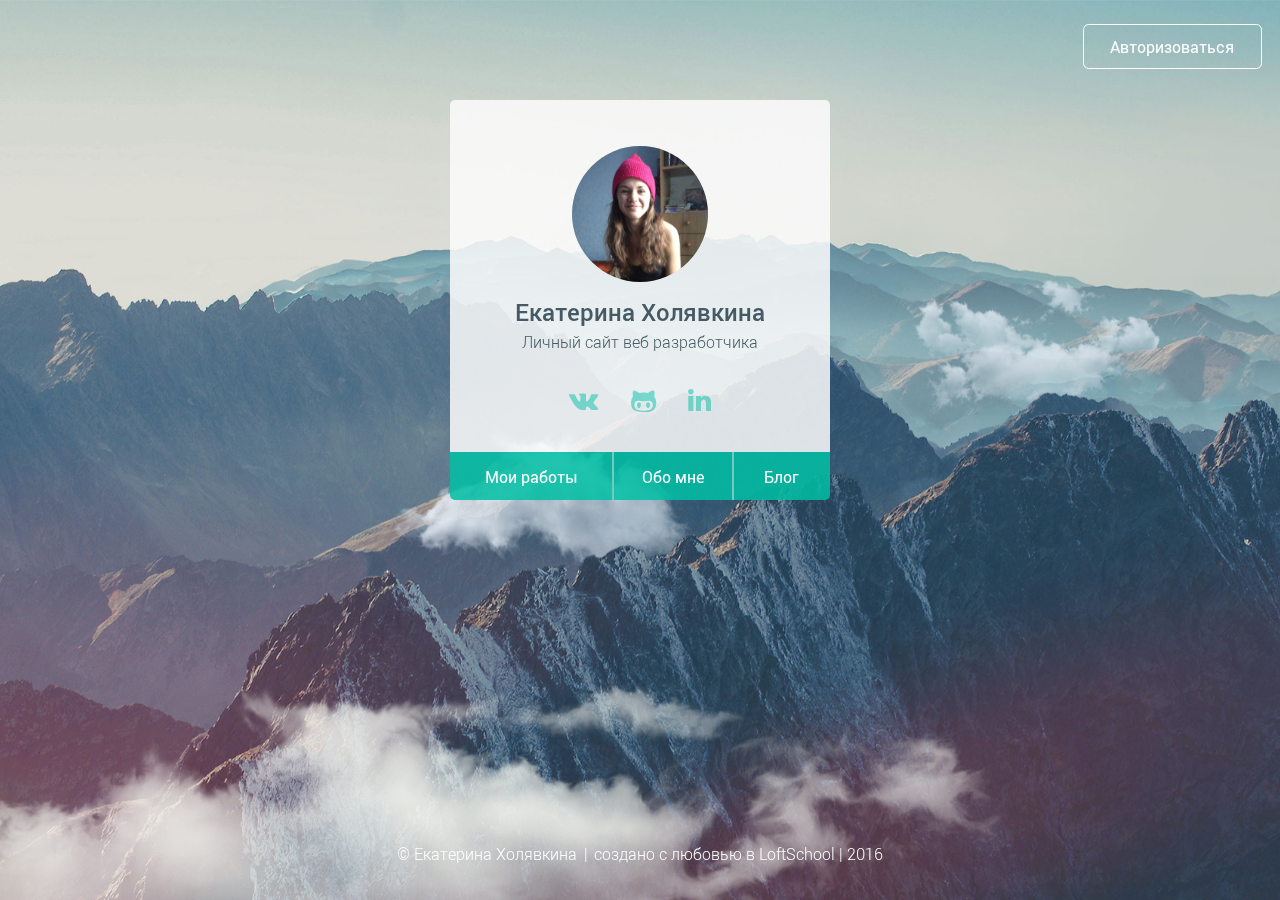
<file: index.html>
<!DOCTYPE html>
<html lang="ru-RU">
  <head>
    <meta charset="utf-8">
    <title>Портфолио Екатерины Холявкиной</title>
    <meta content="" name="author">
    <meta content="" name="description">
    <meta content="" name="keywords">
    <meta content="width=device-width, initial-scale=1" name="viewport">
    <meta content="ie=edge" http-equiv="x-ua-compatible">
    <link rel="icon" type="image/png" href="/assets/img/mount.png">
    <link rel="stylesheet" href="/assets/css/foundation.css">
    <link rel="stylesheet" href="/assets/css/app.css">
    <script src="/assets/js/foundation.js" defer></script>
    <script src="/assets/js/app.js" defer></script><!--[if lt IE 9]>
    <script src="http://cdnjs.cloudflare.com/ajax/libs/html5shiv/3.7.2/html5shiv.min.js"></script><![endif]-->
  </head>
  <body>
    <div class="preloader">
      <div class="preloader__percents-holder">
        <div class="preloader__image">
          <svg version="1.1" xmlns="http://www.w3.org/2000/svg" xmlns:xlink="http://www.w3.org/1999/xlink" x="0px" y="0px" width="144px" height="144px" viewbox="0 0 144 144" enable-background="new 0 0 144 144" xml:space="preserve" class="preloader__svg">
            <circle opacity="0.4" fill="none" stroke="#FFFFFF" stroke-width="4" stroke-miterlimit="10" enable-background="new    " cx="72" cy="71.999" r="70" class="preloader__circle1"></circle>
            <circle opacity="0.7" fill="none" stroke="#FFFFFF" stroke-width="3.8938" stroke-miterlimit="10" enable-background="new    " cx="72" cy="72" r="55" class="preloader__circle2"></circle>
            <circle opacity="0.9" fill="none" stroke="#FFFFFF" stroke-width="4" stroke-miterlimit="10" cx="72" cy="72" r="40" class="preloader__circle3"></circle>
            <div class="preloader__percents">0</div>
          </svg>
        </div>
      </div>
    </div>
    <!--[if lt IE 7]>
    <p class="browsehappy">Вы используете <strong>устаревший</strong> браузер. Пожалуйста <a href="http://browsehappy.com/">обновите его</a></p>
    <![endif]-->
    <div class="wrapper wrapper--welcome preloader__hidden">
      <div class="parallax">
        <div class="parallax__layer"><img src="/assets/img/parallax/layer_009.jpg" alt="" class="parallax__layer-img"></div>
        <div class="parallax__layer"><img src="/assets/img/parallax/layer_008.png" alt="" class="parallax__layer-img"></div>
        <div class="parallax__layer"><img src="/assets/img/parallax/layer_007.png" alt="" class="parallax__layer-img"></div>
        <div class="parallax__layer"><img src="/assets/img/parallax/layer_006.png" alt="" class="parallax__layer-img"></div>
        <div class="parallax__layer"><img src="/assets/img/parallax/layer_005.png" alt="" class="parallax__layer-img"></div>
        <div class="parallax__layer"><img src="/assets/img/parallax/layer_004.png" alt="" class="parallax__layer-img"></div>
        <div class="parallax__layer"><img src="/assets/img/parallax/layer_003.png" alt="" class="parallax__layer-img"></div>
        <div class="parallax__layer"><img src="/assets/img/parallax/layer_002.png" alt="" class="parallax__layer-img"></div>
        <div class="parallax__layer"><img src="/assets/img/parallax/layer_001.png" alt="" class="parallax__layer-img"></div>
        <div class="parallax__layer parallax__layer__009"><img src="/assets/img/parallax/layer_000.png" alt="" class="parallax__layer-img"></div>
      </div>
      <div class="welcome__login">
        <div class="login"><a href="#" id="btn-show-login" class="btn btn--transparent btn--show-login">Авторизоваться</a></div>
      </div>
      <div class="welcome__card flip-container">
        <div class="flipper">
          <div class="card card--front">
            <div class="card__bg">
              <div class="card__avatar">
                <div class="avatar">
                  <div class="avatar__holder"><img src="assets/img/kholyavkina.jpg" alt="" class="avatar__pic"></div>
                </div>
              </div>
              <div class="card__avatar-text">
                <div class="avatar-text">
                  <div class="avatar-text__name">Екатерина Холявкина</div>
                  <div class="avatar-text__text">Личный сайт веб разработчика</div>
                </div>
              </div>
              <div class="card__social">
                  <ul class="social social--welcome">
                    <li class="social__item"><a target="_blank" href="https://vk.com/id9807272" class="social__link"><span class="social__link-hidden"></span><i aria-hidden="true" class="fa fa-vk"></i></a></li>
                    <li class="social__item"><a target="_blank" href="https://github.com/kate-kholyavkina" class="social__link"><span class="social__link-hidden"></span><i aria-hidden="true" class="fa fa-github-alt"></i></a></li>
                    <li class="social__item"><a target="_blank" href="https://www.linkedin.com/in/kat-oleynick-17509091?trk=nav_responsive_tab_profile_pic" class="social__link"><span class="social__link-hidden"></span><i aria-hidden="true" class="fa fa-linkedin"></i></a></li>
                  </ul>
              </div>
            </div>
            <nav class="card__welcome-nav">
                <ul class="welcome-nav__list">
                  <li class="welcome-nav__item welcome-nav__item--works"><a href="works.html" class="welcome-nav__link undefined">Мои работы  </a></li>
                  <li class="welcome-nav__item welcome-nav__item--about"><a href="about.html" class="welcome-nav__link undefined">Обо мне  </a></li>
                  <li class="welcome-nav__item welcome-nav__item--blog"><a href="blog.html" class="welcome-nav__link undefined">Блог  </a></li>
                </ul>
            </nav>
          </div>
          <div class="card card--back">
            <div class="card__bg">
              <div class="section-title section-title--card">
                <div class="section-title__inner"> Авторизуйтесь</div>
              </div>
              <form action="" method="post" class="form form--login">
                <div class="form__input-group"><span class="form__input-group-addon"><i aria-hidden="true" class="fa fa-user"></i></span>
                  <input id="login" name="login" type="text" placeholder="Логин" class="form__input form--login__input">
                </div>
                <div class="form__input-group"><span class="form__input-group-addon"><i aria-hidden="true" class="fa fa-key"></i></span>
                  <input id="password" name="password" type="password" placeholder="Пароль" class="form__input form--login__input">
                </div>
                <div class="form__input-group form__input-group--checkbox">
                  <input id="ishuman" name="ishuman" type="checkbox" class="checkbox-custom">
                  <label for="ishuman" class="checkbox-custom-label">Я человек</label>
                </div>
                <div>Вы точно не робот?</div>
                <div class="form__input-group form__input-group--radios">
                  <div class="form__radio">
                    <input id="notrobot-yes" name="notrobot" type="radio" value="yes" class="radio-custom">
                    <label for="notrobot-yes" class="radio-custom-label">Да</label>
                  </div>
                  <div class="form__radio">
                    <input id="notrobot-no" name="notrobot" type="radio" value="no" class="radio-custom">
                    <label for="notrobot-no" class="radio-custom-label">Не уверен</label>
                  </div>
                </div>
                <nav class="card__welcome-nav">
                  <ul class="welcome-nav__list">
                    <li class="welcome-nav__item"><a href="/" class="welcome-nav__link btn--hide-login">На главную  </a></li>
                    <li class="welcome-nav__item">
                      <input type="submit" id="login-btn" value="Войти" class="welcome-nav__link">
                    </li>
                  </ul>
                </nav>
              </form>
            </div>
          </div>
        </div>
      </div>
    </div>
    <footer class="footer footer--welcome preloader__hidden"><span class="footer--welcome__textline">© Екатерина Холявкина</span><span class="footer--welcome__textline">создано с любовью в LoftSchool | 2016</span></footer>
    <div class="modal__holder">
      <div class="modal">
        <div class="modal__text"></div>
        <div class="modal__btn"><a id="modal-close" hreaf="#" class="btn btn--primary">Закрыть</a></div>
      </div>
    </div>
  </body>
</html>
</file>
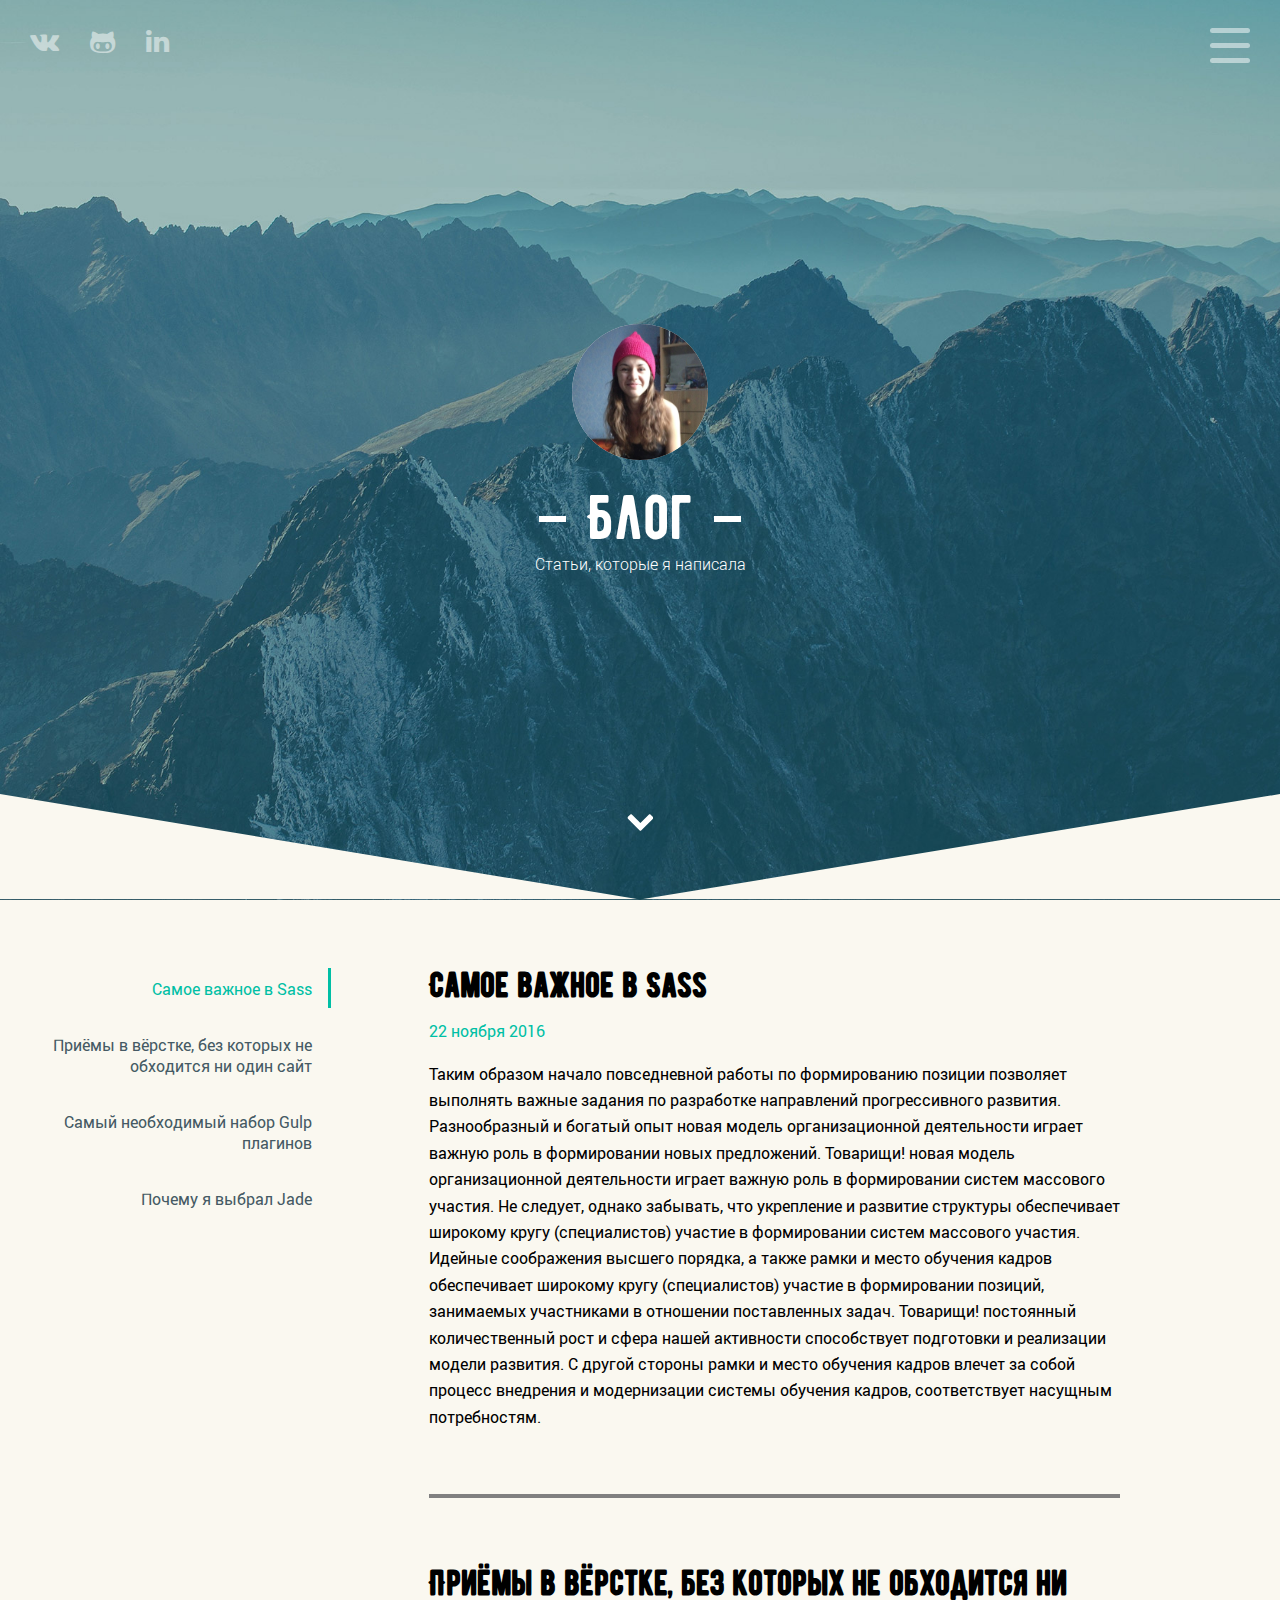
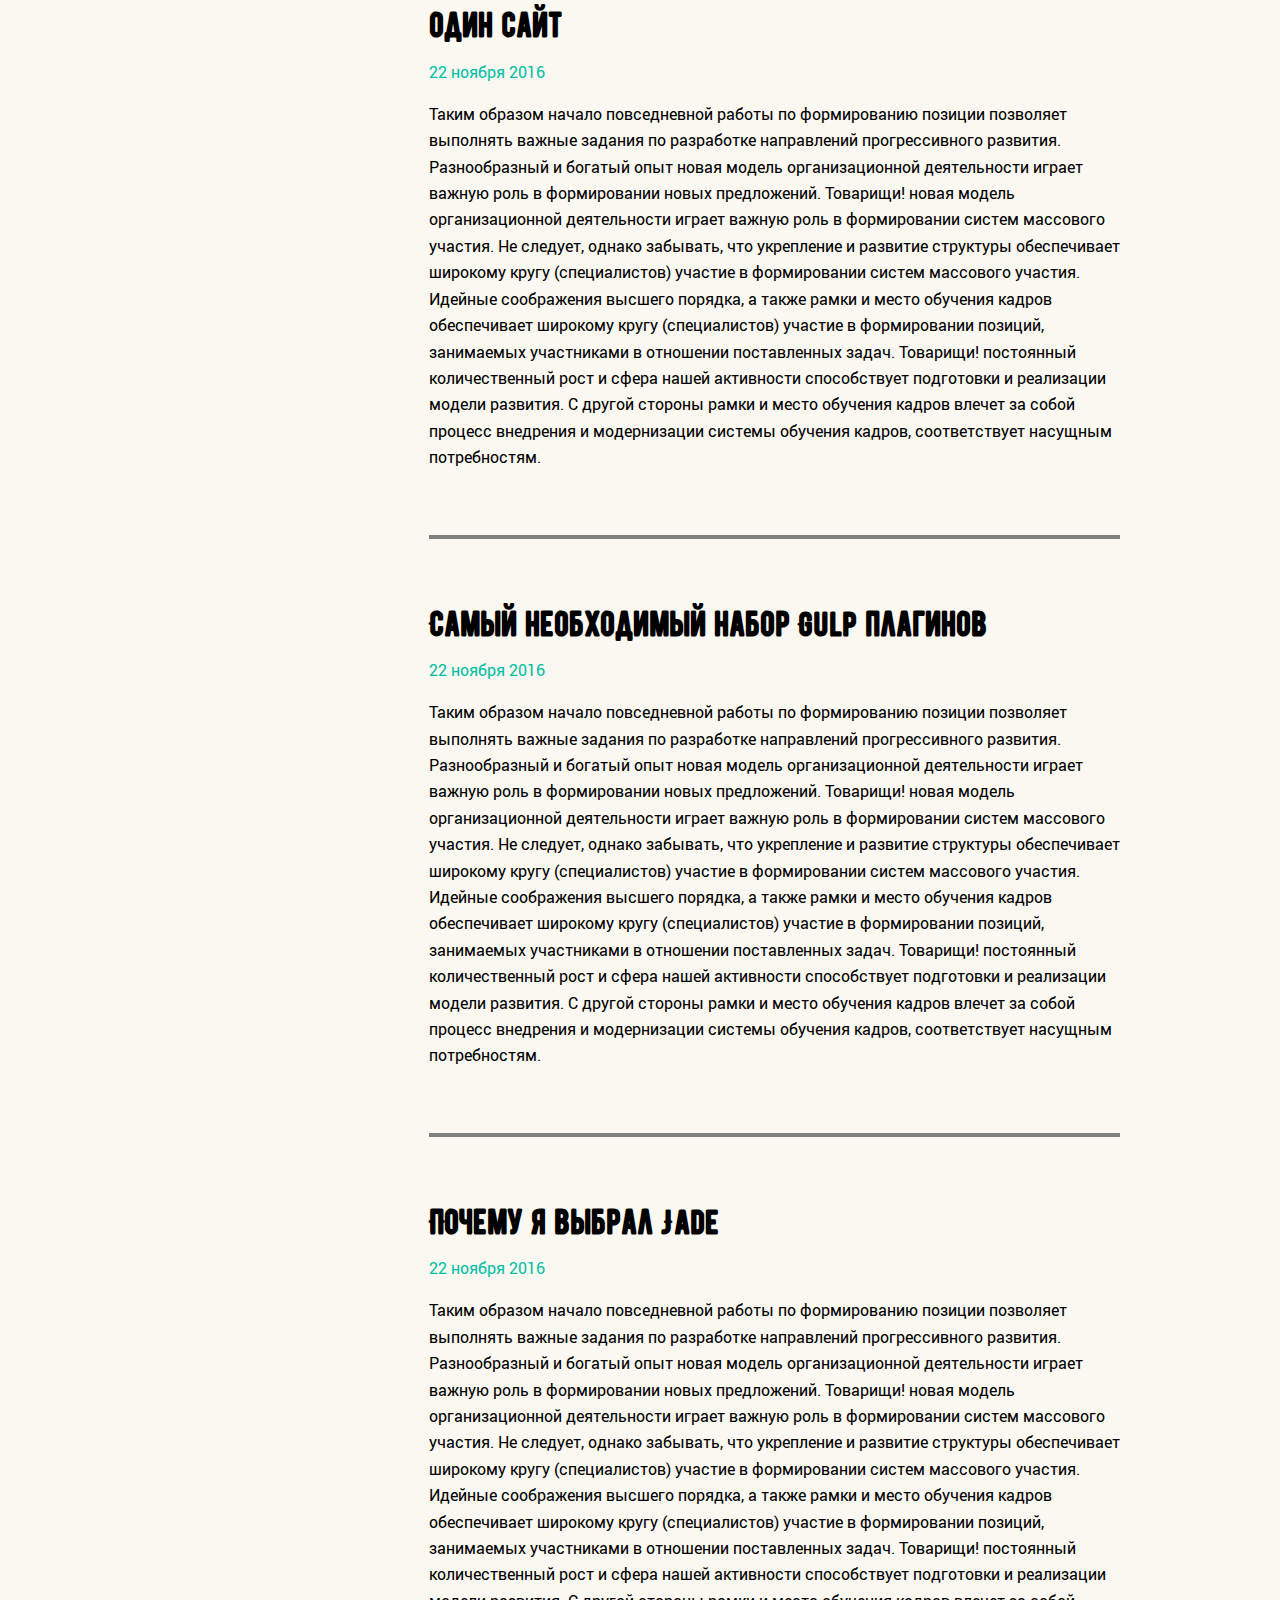
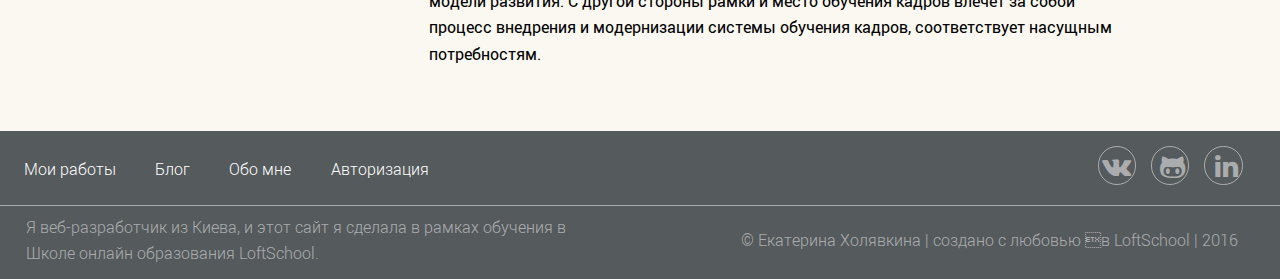
<file: blog.html>
<!DOCTYPE html>
<html lang="ru-RU">
  <head>
    <meta charset="utf-8">
    <title>Блог. Статьи, которые я написала</title>
    <meta content="" name="author">
    <meta content="" name="description">
    <meta content="" name="keywords">
    <meta content="width=device-width, initial-scale=1" name="viewport">
    <meta content="ie=edge" http-equiv="x-ua-compatible">
    <link rel="icon" type="image/png" href="/assets/img/mount.png">
    <link rel="stylesheet" href="/assets/css/foundation.css">
    <link rel="stylesheet" href="/assets/css/app.css">
    <script src="/assets/js/foundation.js" defer></script>
    <script src="/assets/js/app.js" defer></script><!--[if lt IE 9]>
    <script src="http://cdnjs.cloudflare.com/ajax/libs/html5shiv/3.7.2/html5shiv.min.js"></script><![endif]-->
  </head>
  <body class="body--blog"></body>
  <body>
    <div class="preloader">
      <div class="preloader__percents-holder">
        <div class="preloader__image">
          <svg version="1.1" xmlns="http://www.w3.org/2000/svg" xmlns:xlink="http://www.w3.org/1999/xlink" x="0px" y="0px" width="144px" height="144px" viewbox="0 0 144 144" enable-background="new 0 0 144 144" xml:space="preserve" class="preloader__svg">
            <circle opacity="0.4" fill="none" stroke="#FFFFFF" stroke-width="4" stroke-miterlimit="10" enable-background="new    " cx="72" cy="71.999" r="70" class="preloader__circle1"></circle>
            <circle opacity="0.7" fill="none" stroke="#FFFFFF" stroke-width="3.8938" stroke-miterlimit="10" enable-background="new    " cx="72" cy="72" r="55" class="preloader__circle2"></circle>
            <circle opacity="0.9" fill="none" stroke="#FFFFFF" stroke-width="4" stroke-miterlimit="10" cx="72" cy="72" r="40" class="preloader__circle3"></circle>
            <div class="preloader__percents">0</div>
          </svg>
        </div>
      </div>
    </div>
    <!--[if lt IE 7]>
    <p class="browsehappy">Вы используете <strong>устаревший</strong> браузер. Пожалуйста <a href="http://browsehappy.com/">обновите его</a></p>
    <![endif]-->
    <div class="top-nav preloader__hidden">
      <div class="header__burger">
        <button id="burger-btn" type="button" class="burger-btn"><span class="burger-btn__bar"></span></button>
      </div>
      <div class="main-menu">
          <ul class="main-menu__list">
            <li class="main-menu__item main-menu__item--1"><a href="works.html" class="main-menu__link undefined">Мои работы  </a></li>
            <li class="main-menu__item main-menu__item--2"><a href="blog.html" class="main-menu__link undefined">Блог  </a></li>
            <li class="main-menu__item main-menu__item--3"><a href="about.html" class="main-menu__link undefined">Обо мне  </a></li>
            <li class="main-menu__item main-menu__item--4"><a href="/" class="main-menu__link undefined">Авторизация  </a></li>
          </ul>
      </div>
    </div>
    <div class="off-canvas--content preloader__hidden">
      <div class="wrapper">
        <header class="header">
          <div class="header__social">
              <ul class="social social--header">
                <li class="social__item"><a target="_blank" href="https://vk.com/id9807272" class="social__link"><span class="social__link-hidden"></span><i aria-hidden="true" class="fa fa-vk"></i></a></li>
                <li class="social__item"><a target="_blank" href="https://github.com/kate-kholyavkina" class="social__link"><span class="social__link-hidden"></span><i aria-hidden="true" class="fa fa-github-alt"></i></a></li>
                <li class="social__item"><a target="_blank" href="https://www.linkedin.com/in/kat-oleynick-17509091?trk=nav_responsive_tab_profile_pic" class="social__link"><span class="social__link-hidden"></span><i aria-hidden="true" class="fa fa-linkedin"></i></a></li>
              </ul>
          </div>
          <div class="header__avatar">
            <div class="avatar">
              <div class="avatar__holder"><img src="assets/img/kholyavkina.jpg" alt="" class="avatar__pic"></div>
            </div>
          </div>
          <div class="header__avatar-text">
            <div class="avatar-text avatar-text--white">
              <div class="avatar-text__title">Блог</div>
              <div class="avatar-text__text">Статьи, которые я написала</div>
            </div>
          </div>
          <svg xmlns="http://www.w3.org/2000/svg" xmlns:xlink="http://www.w3.org/1999/xlink" class="defs-only">
            <symbol id="left-triangle">
              <svg viewBox="0 0 1 1" preserveAspectRatio="none">
                <polygon points="0,0 1,1 0,1"></polygon>
              </svg>
            </symbol>
            <symbol id="right-triangle">
              <svg viewBox="0 0 1 1" preserveAspectRatio="none">
                <polygon points="1,0 1,1 0,1"></polygon>
              </svg>
            </symbol>
          </svg>
          <div class="header__triangle header__triangle--left">
            <svg>
              <use xlink:href="#left-triangle"></use>
            </svg>
          </div>
          <div class="header__triangle header__triangle--right">
            <svg>
              <use xlink:href="#right-triangle"></use>
            </svg>
          </div>
          <div class="header__scroll-control"><a href="#" class="scroll-control scroll-control--down"></a></div>
        </header>
        <div class="blog__articles">
            <div class="articles">
              <article data-article="article1" class="articles__item">
                <h2 class="articles__title">Самое важное в Sass</h2>
                <div class="articles__date">22 ноября 2016</div>
                <div class="articles__text">Таким образом начало повседневной работы по формированию позиции позволяет выполнять важные задания по разработке направлений прогрессивного развития. Разнообразный и богатый опыт новая модель организационной деятельности играет важную роль в формировании новых предложений. Товарищи! новая модель организационной деятельности играет важную роль в формировании систем массового участия. Не следует, однако забывать, что укрепление и развитие структуры обеспечивает широкому кругу (специалистов) участие в формировании систем массового участия. Идейные соображения высшего порядка, а также рамки и место обучения кадров обеспечивает широкому кругу (специалистов) участие в формировании позиций, занимаемых участниками в отношении поставленных задач. Товарищи! постоянный количественный рост и сфера нашей активности способствует подготовки и реализации модели развития. С другой стороны рамки и место обучения кадров влечет за собой процесс внедрения и модернизации системы обучения кадров, соответствует насущным потребностям.</div>
              </article>
              <article data-article="article2" class="articles__item">
                <h2 class="articles__title">Приёмы в вёрстке, без которых не обходится ни один сайт</h2>
                <div class="articles__date">22 ноября 2016</div>
                <div class="articles__text">Таким образом начало повседневной работы по формированию позиции позволяет выполнять важные задания по разработке направлений прогрессивного развития. Разнообразный и богатый опыт новая модель организационной деятельности играет важную роль в формировании новых предложений. Товарищи! новая модель организационной деятельности играет важную роль в формировании систем массового участия. Не следует, однако забывать, что укрепление и развитие структуры обеспечивает широкому кругу (специалистов) участие в формировании систем массового участия. Идейные соображения высшего порядка, а также рамки и место обучения кадров обеспечивает широкому кругу (специалистов) участие в формировании позиций, занимаемых участниками в отношении поставленных задач. Товарищи! постоянный количественный рост и сфера нашей активности способствует подготовки и реализации модели развития. С другой стороны рамки и место обучения кадров влечет за собой процесс внедрения и модернизации системы обучения кадров, соответствует насущным потребностям.</div>
              </article>
              <article data-article="article3" class="articles__item">
                <h2 class="articles__title">Самый необходимый набор Gulp плагинов</h2>
                <div class="articles__date">22 ноября 2016</div>
                <div class="articles__text">Таким образом начало повседневной работы по формированию позиции позволяет выполнять важные задания по разработке направлений прогрессивного развития. Разнообразный и богатый опыт новая модель организационной деятельности играет важную роль в формировании новых предложений. Товарищи! новая модель организационной деятельности играет важную роль в формировании систем массового участия. Не следует, однако забывать, что укрепление и развитие структуры обеспечивает широкому кругу (специалистов) участие в формировании систем массового участия. Идейные соображения высшего порядка, а также рамки и место обучения кадров обеспечивает широкому кругу (специалистов) участие в формировании позиций, занимаемых участниками в отношении поставленных задач. Товарищи! постоянный количественный рост и сфера нашей активности способствует подготовки и реализации модели развития. С другой стороны рамки и место обучения кадров влечет за собой процесс внедрения и модернизации системы обучения кадров, соответствует насущным потребностям.</div>
              </article>
              <article data-article="article4" class="articles__item">
                <h2 class="articles__title">Почему я выбрал Jade</h2>
                <div class="articles__date">22 ноября 2016</div>
                <div class="articles__text">Таким образом начало повседневной работы по формированию позиции позволяет выполнять важные задания по разработке направлений прогрессивного развития. Разнообразный и богатый опыт новая модель организационной деятельности играет важную роль в формировании новых предложений. Товарищи! новая модель организационной деятельности играет важную роль в формировании систем массового участия. Не следует, однако забывать, что укрепление и развитие структуры обеспечивает широкому кругу (специалистов) участие в формировании систем массового участия. Идейные соображения высшего порядка, а также рамки и место обучения кадров обеспечивает широкому кругу (специалистов) участие в формировании позиций, занимаемых участниками в отношении поставленных задач. Товарищи! постоянный количественный рост и сфера нашей активности способствует подготовки и реализации модели развития. С другой стороны рамки и место обучения кадров влечет за собой процесс внедрения и модернизации системы обучения кадров, соответствует насущным потребностям.</div>
              </article>
            </div>
        </div>
      </div>
      <footer class="footer preloader__hidden">
        <div class="footer__nav">
          <div class="footer__small-nav">
              <ul class="small-nav__list">
                <li class="small-nav__item small-nav__item--1"><a href="works.html" class="small-nav__link undefined">Мои работы  </a></li>
                <li class="small-nav__item small-nav__item--2"><a href="blog.html" class="small-nav__link undefined">Блог  </a></li>
                <li class="small-nav__item small-nav__item--3"><a href="about.html" class="small-nav__link undefined">Обо мне  </a></li>
                <li class="small-nav__item small-nav__item--4"><a href="/" class="small-nav__link undefined">Авторизация  </a></li>
              </ul>
          </div>
          <div class="footer__social">
              <ul class="social social--footer">
                <li class="social__item"><a target="_blank" href="https://vk.com/id9807272" class="social__link"><span class="social__link-hidden"></span><i aria-hidden="true" class="fa fa-vk"></i></a></li>
                <li class="social__item"><a target="_blank" href="https://github.com/kate-kholyavkina" class="social__link"><span class="social__link-hidden"></span><i aria-hidden="true" class="fa fa-github-alt"></i></a></li>
                <li class="social__item"><a target="_blank" href="https://www.linkedin.com/in/kat-oleynick-17509091?trk=nav_responsive_tab_profile_pic" class="social__link"><span class="social__link-hidden"></span><i aria-hidden="true" class="fa fa-linkedin"></i></a></li>
              </ul>
          </div>
        </div>
        <div class="footer__texts">
          <div class="footer-text footer-text--left">Я веб-разработчик из Киева, и этот сайт я сделала в рамках обучения в Школе онлайн образования LoftSchool. </div>
          <div class="footer-text footer-text--right">© Екатерина Холявкина | создано с любовью в LoftSchool | 2016</div>
        </div>
      </footer>
      <div class="modal__holder">
        <div class="modal">
          <div class="modal__text"></div>
          <div class="modal__btn"><a id="modal-close" hreaf="#" class="btn btn--primary">Закрыть</a></div>
        </div>
      </div>
    </div>
    <div class="off-canvas--menu preloader__hidden">
      <div class="blog__blog-nav">
          <ul class="blog-nav__list">
            <li class="blog-nav__item  active"><a href="#article1" class="blog-nav__link">Самое важное в Sass</a></li>
            <li class="blog-nav__item  "><a href="#article2" class="blog-nav__link">Приёмы в вёрстке, без которых не обходится ни один сайт</a></li>
            <li class="blog-nav__item  "><a href="#article3" class="blog-nav__link">Самый необходимый набор Gulp плагинов</a></li>
            <li class="blog-nav__item  "><a href="#article4" class="blog-nav__link">Почему я выбрал Jade</a></li>
          </ul>
      </div>
    </div>
  </body>
</html>
</file>
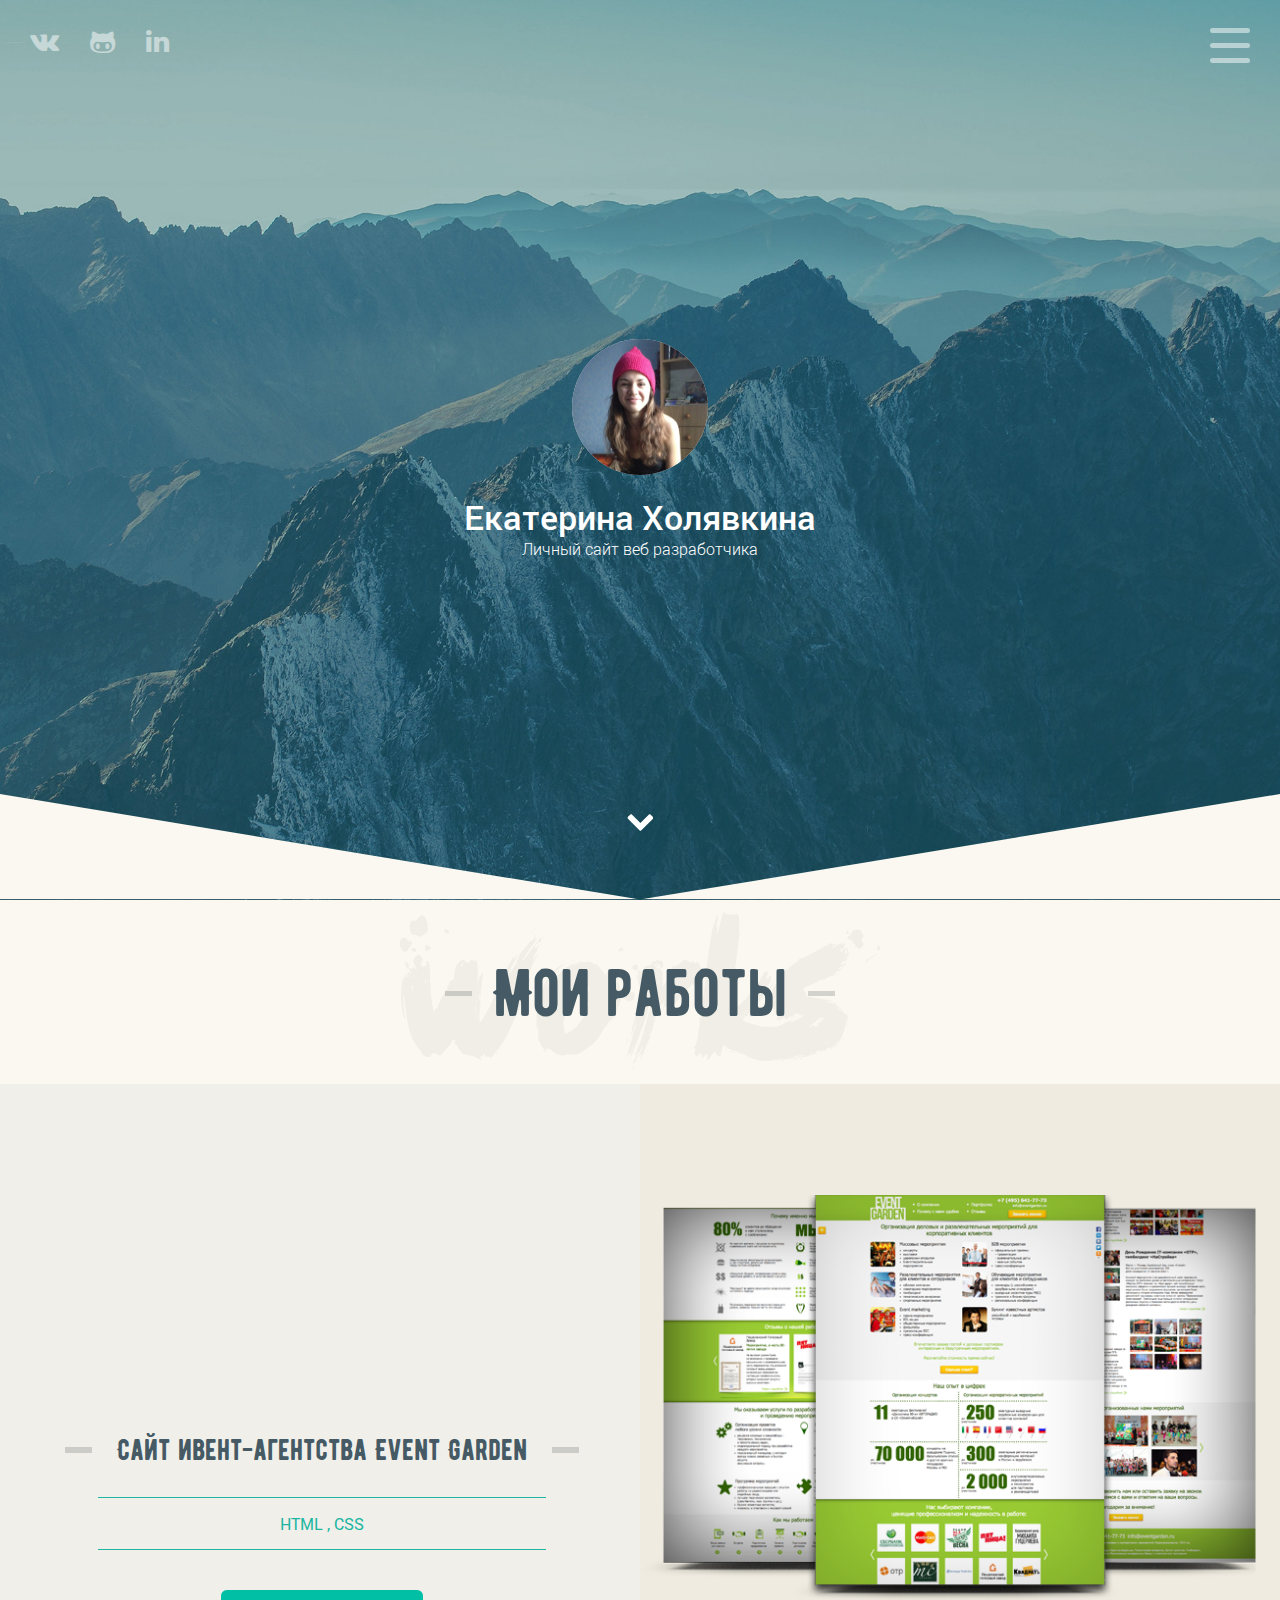
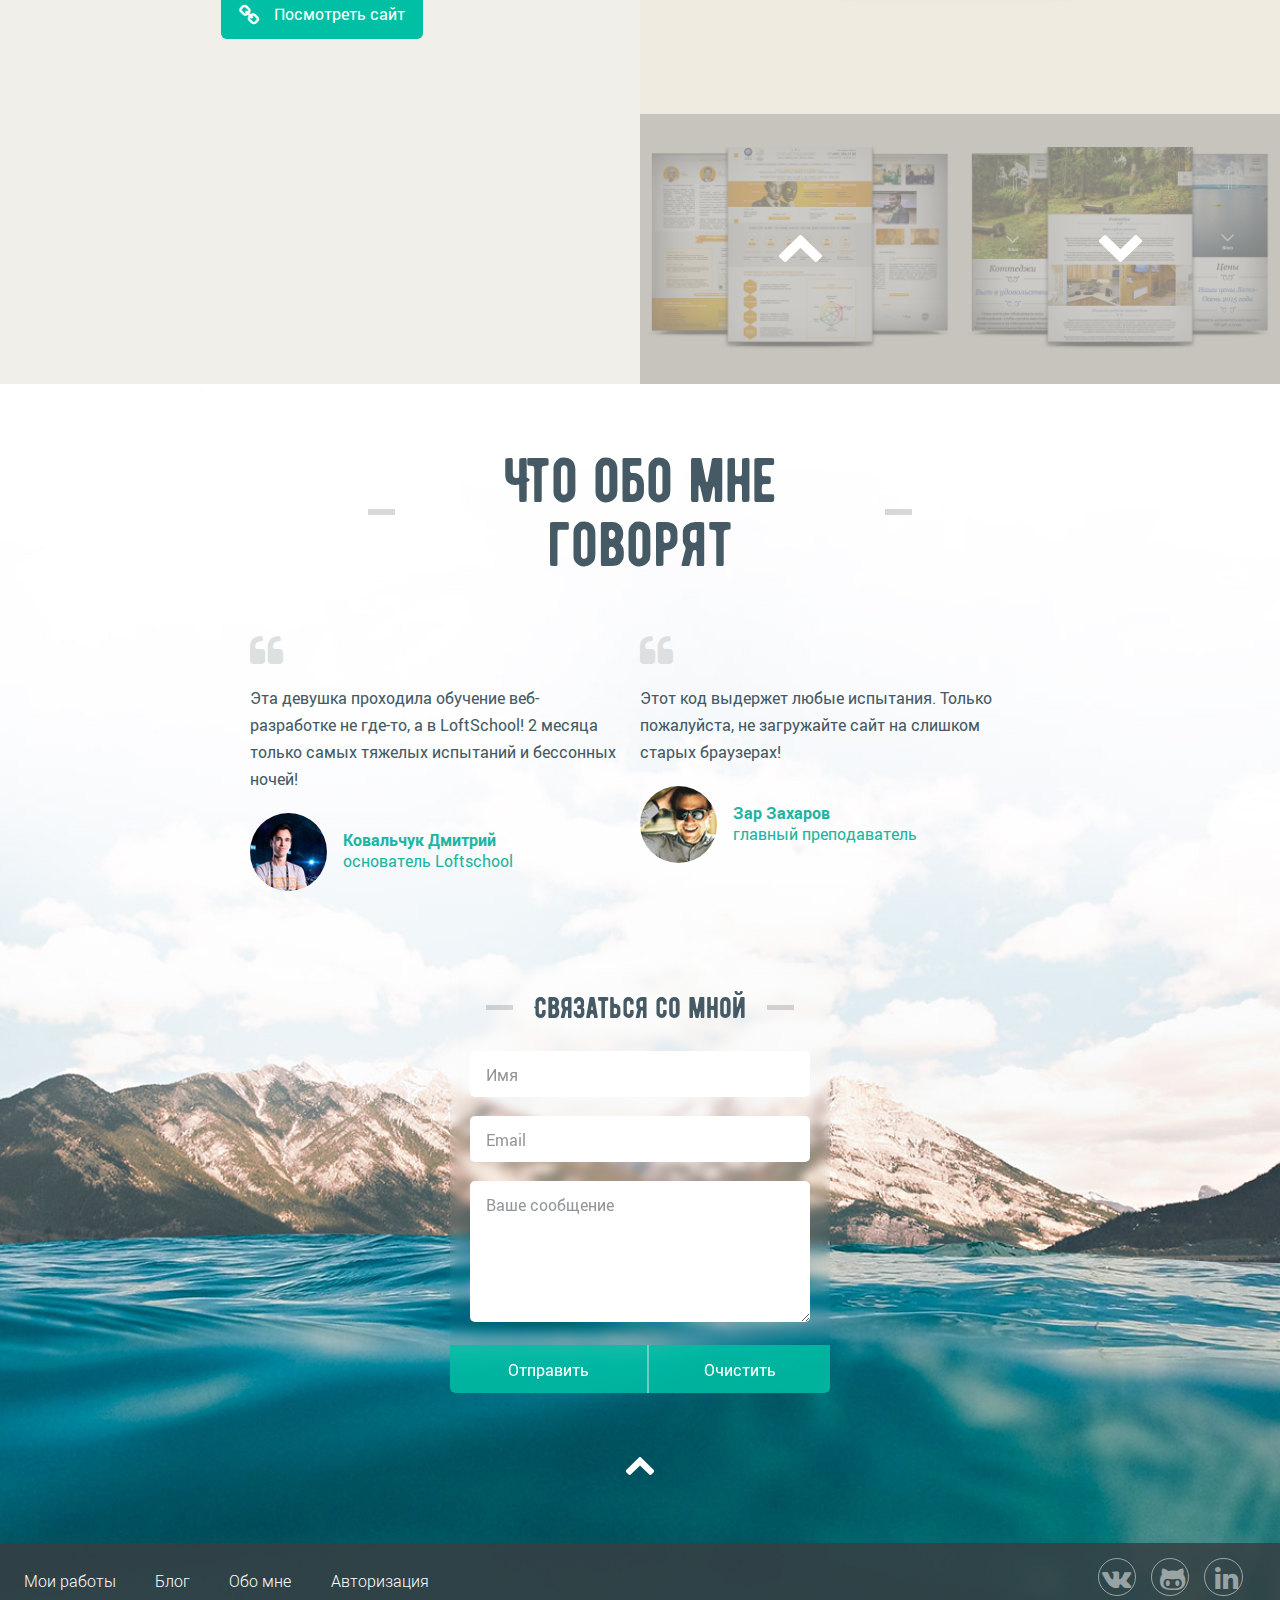
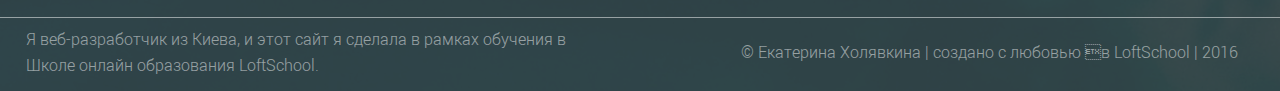
<file: works.html>
<!DOCTYPE html>
<html lang="ru-RU">
  <head>
    <meta charset="utf-8">
    <title>Мои работы</title>
    <meta content="" name="author">
    <meta content="" name="description">
    <meta content="" name="keywords">
    <meta content="width=device-width, initial-scale=1" name="viewport">
    <meta content="ie=edge" http-equiv="x-ua-compatible">
    <link rel="icon" type="image/png" href="/assets/img/mount.png">
    <link rel="stylesheet" href="/assets/css/foundation.css">
    <link rel="stylesheet" href="/assets/css/app.css">
    <script src="/assets/js/foundation.js" defer></script>
    <script src="/assets/js/app.js" defer></script><!--[if lt IE 9]>
    <script src="http://cdnjs.cloudflare.com/ajax/libs/html5shiv/3.7.2/html5shiv.min.js"></script><![endif]-->
  </head>
  <body class="body--works"></body>
  <body>
    <div class="preloader">
      <div class="preloader__percents-holder">
        <div class="preloader__image">
          <svg version="1.1" xmlns="http://www.w3.org/2000/svg" xmlns:xlink="http://www.w3.org/1999/xlink" x="0px" y="0px" width="144px" height="144px" viewbox="0 0 144 144" enable-background="new 0 0 144 144" xml:space="preserve" class="preloader__svg">
            <circle opacity="0.4" fill="none" stroke="#FFFFFF" stroke-width="4" stroke-miterlimit="10" enable-background="new    " cx="72" cy="71.999" r="70" class="preloader__circle1"></circle>
            <circle opacity="0.7" fill="none" stroke="#FFFFFF" stroke-width="3.8938" stroke-miterlimit="10" enable-background="new    " cx="72" cy="72" r="55" class="preloader__circle2"></circle>
            <circle opacity="0.9" fill="none" stroke="#FFFFFF" stroke-width="4" stroke-miterlimit="10" cx="72" cy="72" r="40" class="preloader__circle3"></circle>
            <div class="preloader__percents">0</div>
          </svg>
        </div>
      </div>
    </div>
    <!--[if lt IE 7]>
    <p class="browsehappy">Вы используете <strong>устаревший</strong> браузер. Пожалуйста <a href="http://browsehappy.com/">обновите его</a></p>
    <![endif]-->
    <div class="top-nav preloader__hidden">
      <div class="header__burger">
        <button id="burger-btn" type="button" class="burger-btn"><span class="burger-btn__bar"></span></button>
      </div>
      <div class="main-menu">
          <ul class="main-menu__list">
            <li class="main-menu__item main-menu__item--1"><a href="works.html" class="main-menu__link undefined">Мои работы  </a></li>
            <li class="main-menu__item main-menu__item--2"><a href="blog.html" class="main-menu__link undefined">Блог  </a></li>
            <li class="main-menu__item main-menu__item--3"><a href="about.html" class="main-menu__link undefined">Обо мне  </a></li>
            <li class="main-menu__item main-menu__item--4"><a href="/" class="main-menu__link undefined">Авторизация  </a></li>
          </ul>
      </div>
    </div>
    <div class="wrapper preloader__hidden">
      <header class="header">
        <div class="header__social">
            <ul class="social social--header">
              <li class="social__item"><a target="_blank" href="https://vk.com/id9807272" class="social__link"><span class="social__link-hidden"></span><i aria-hidden="true" class="fa fa-vk"></i></a></li>
              <li class="social__item"><a target="_blank" href="https://github.com/kate-kholyavkina" class="social__link"><span class="social__link-hidden"></span><i aria-hidden="true" class="fa fa-github-alt"></i></a></li>
              <li class="social__item"><a target="_blank" href="https://www.linkedin.com/in/kat-oleynick-17509091?trk=nav_responsive_tab_profile_pic" class="social__link"><span class="social__link-hidden"></span><i aria-hidden="true" class="fa fa-linkedin"></i></a></li>
            </ul>
        </div>
        <div class="header__avatar">
          <div class="avatar">
            <div class="avatar__holder"><img src="assets/img/kholyavkina.jpg" alt="" class="avatar__pic"></div>
          </div>
        </div>
        <div class="header__avatar-text">
          <div class="avatar-text avatar-text--white">
            <div class="avatar-text__name">Екатерина Холявкина</div>
            <div class="avatar-text__text">Личный сайт веб разработчика</div>
          </div>
        </div>
        <svg xmlns="http://www.w3.org/2000/svg" xmlns:xlink="http://www.w3.org/1999/xlink" class="defs-only">
          <symbol id="left-triangle">
            <svg viewBox="0 0 1 1" preserveAspectRatio="none">
              <polygon points="0,0 1,1 0,1"></polygon>
            </svg>
          </symbol>
          <symbol id="right-triangle">
            <svg viewBox="0 0 1 1" preserveAspectRatio="none">
              <polygon points="1,0 1,1 0,1"></polygon>
            </svg>
          </symbol>
        </svg>
        <div class="header__triangle header__triangle--left">
          <svg>
            <use xlink:href="#left-triangle"></use>
          </svg>
        </div>
        <div class="header__triangle header__triangle--right">
          <svg>
            <use xlink:href="#right-triangle"></use>
          </svg>
        </div>
        <div class="header__scroll-control"><a href="#" class="scroll-control scroll-control--down"></a></div>
      </header>
      <div class="section-title section-title--bg section-title--works">
        <div class="section-title__inner">Мои работы</div>
      </div>
      <div class="slider">
        <div class="slider__left">
          <div class="slider__display">
            <div class="slider__list">
              <div class="slider__item slider__item--active"><img src="assets/img/slide-1.png" alt="" class="slider__img"></div>
              <div class="slider__item"><img src="assets/img/slide-2.png" alt="" class="slider__img"></div>
              <div class="slider__item"><img src="assets/img/slide-3.png" alt="" class="slider__img"></div>
              <div class="slider__item"><img src="assets/img/slide-4.png" alt="" class="slider__img"></div>
              <div class="slider__item"><img src="assets/img/slide-5.png" alt="" class="slider__img"></div>
            </div>
          </div>
          <div class="slider__info">
            <div class="slider__item-info slider__item-info--active">
              <div class="section-title"> 
                <div class="section-title__inner">Сайт ивент-агентства Event Garden</div>
              </div>
              <div class="slider__skills">HTML , CSS</div>
              <div class="slider__btn"><a target="_blank" href="http://eventgarden.ru/" class="btn btn--primary btn--slider"><i class="fa fa-link" aria-hidden="true"></i><span>Посмотреть сайт </span></a></div>
            </div>
            <div class="slider__item-info">
              <div class="section-title"> 
                <div class="section-title__inner">Сайт коттеджного комплекса Селигерcкая Заводь</div>
              </div>
              <div class="slider__skills">HTML , CSS, JAVASCRIPT</div>
              <div class="slider__btn"><a target="_blank" href="http://domseliger.ru/" class="btn btn--primary btn--slider"><i class="fa fa-link" aria-hidden="true"></i><span>Посмотреть сайт </span></a></div>
            </div>
            <div class="slider__item-info">
              <div class="section-title"> 
                <div class="section-title__inner">Интернет-магазин фермы в Кентукки Marksbury Farm</div>
              </div>
              <div class="slider__skills">HTML , CSS, WORDPRESS, WOOCOMMERCE</div>
              <div class="slider__btn"><a target="_blank" href="http://columbiawebsitedevelopment.com/" class="btn btn--primary btn--slider"><i class="fa fa-link" aria-hidden="true"></i><span>Посмотреть сайт </span></a></div>
            </div>
            <div class="slider__item-info">
              <div class="section-title"> 
                <div class="section-title__inner">Сайт школы интернет-маркетинга Empo Pro</div>
              </div>
              <div class="slider__skills">HTML , CSS</div>
              <div class="slider__btn"><a target="_blank" href="http://empo.pro/" class="btn btn--primary btn--slider"><i class="fa fa-link" aria-hidden="true"></i><span>Посмотреть сайт </span></a></div>
            </div>
            <div class="slider__item-info">
              <div class="section-title"> 
                <div class="section-title__inner">Сайт Scanr - обучающего курса по распознаванию эмоций</div>
              </div>
              <div class="slider__skills">HTML , CSS, JS, WORDPRESS</div>
            </div>
          </div>
        </div>
        <div class="slider__right">
          <div class="slider__controls"><a href="" class="slider__control slider__control--prev"><span class="control__item"><img src="assets/img/slide-1.png" alt="" class="control__img"></span><span class="control__item"><img src="assets/img/slide-2.png" alt="" class="control__img"></span><span class="control__item"><img src="assets/img/slide-3.png" alt="" class="control__img"></span><span class="control__item"><img src="assets/img/slide-4.png" alt="" class="control__img"></span><span class="control__item control__item--active"><img src="assets/img/slide-5.png" alt="" class="control__img"></span></a><a href="" class="slider__control slider__control--next"><span class="control__item"><img src="assets/img/slide-1.png" alt="" class="control__img"></span><span class="control__item control__item--active"><img src="assets/img/slide-2.png" alt="" class="control__img"></span><span class="control__item"><img src="assets/img/slide-3.png" alt="" class="control__img"></span><span class="control__item"><img src="assets/img/slide-4.png" alt="" class="control__img"></span><span class="control__item"><img src="assets/img/slide-5.png" alt="" class="control__img"></span></a></div>
        </div>
      </div>
      <div class="testimonials blur">
        <div class="blur__bg"></div>
        <div class="container">
          <div class="section-title section-title--bg section-title--about">
            <div class="section-title__inner">Что обо мне говорят</div>
          </div>
          <div class="testimonial__list">
            <div class="testimonial__item">
              <div class="testimonial__text">Эта девушка проходила обучение веб-разработке не где-то, а в LoftSchool! 2 месяца только самых тяжелых испытаний и бессонных ночей!</div>
              <div class="testimonial__photo">
                <div class="testimonial__pic-wrap"><img src="assets/img/testimonial-pic-1.jpg" alt="" class="testimonial__pic"></div>
              </div>
              <div class="testimonial__person-info">
                <div class="testimonial__name">Ковальчук Дмитрий</div>
                <div class="testimonial__position">основатель Loftschool</div>
              </div>
            </div>
            <div class="testimonial__item">
              <div class="testimonial__text">Этот код выдержет любые испытания. Только пожалуйста, не загружайте сайт на слишком старых браузерах!</div>
              <div class="testimonial__photo">
                <div class="testimonial__pic-wrap"><img src="assets/img/testimonial-pic-2.jpg" alt="" class="testimonial__pic"></div>
              </div>
              <div class="testimonial__person-info">
                <div class="testimonial__name">Зар Захаров</div>
                <div class="testimonial__position">главный преподаватель</div>
              </div>
            </div>
          </div>
          <div class="form--contact__wrapper blur__form-wrapper">
            <div class="blur__form"></div>
            <form action="" method="post" class="form form--contact">
              <div class="section-title section-title--card">
                <div class="section-title__inner">Связаться со мной</div>
              </div>
              <input type="text" placeholder="Имя" name="contactname" class="form__input form--contact__input">
              <input type="email" placeholder="Email" name="contactemail" class="form__input form--contact__input">
              <textarea name="contactmessage" cols="30" rows="6" placeholder="Ваше сообщение" class="form__input form__input--textarea form--contact__input"></textarea>
              <div class="contact-form__buttons">
                <ul class="welcome-nav__list">
                  <li class="welcome-nav__item">
                    <input id="contact-btn" type="submit" value="Отправить" class="welcome-nav__link">
                  </li>
                  <li class="welcome-nav__item">
                    <input type="reset" value="Очистить" class="welcome-nav__link">
                  </li>
                </ul>
              </div>
            </form>
          </div>
          <div class="footer__scroll-control"><a href="#" class="scroll-control scroll-control--up"></a></div>
        </div>
      </div>
    </div>
    <footer class="footer preloader__hidden">
      <div class="footer__nav">
        <div class="footer__small-nav">
            <ul class="small-nav__list">
              <li class="small-nav__item small-nav__item--1"><a href="works.html" class="small-nav__link undefined">Мои работы  </a></li>
              <li class="small-nav__item small-nav__item--2"><a href="blog.html" class="small-nav__link undefined">Блог  </a></li>
              <li class="small-nav__item small-nav__item--3"><a href="about.html" class="small-nav__link undefined">Обо мне  </a></li>
              <li class="small-nav__item small-nav__item--4"><a href="/" class="small-nav__link undefined">Авторизация  </a></li>
            </ul>
        </div>
        <div class="footer__social">
            <ul class="social social--footer">
              <li class="social__item"><a target="_blank" href="https://vk.com/id9807272" class="social__link"><span class="social__link-hidden"></span><i aria-hidden="true" class="fa fa-vk"></i></a></li>
              <li class="social__item"><a target="_blank" href="https://github.com/kate-kholyavkina" class="social__link"><span class="social__link-hidden"></span><i aria-hidden="true" class="fa fa-github-alt"></i></a></li>
              <li class="social__item"><a target="_blank" href="https://www.linkedin.com/in/kat-oleynick-17509091?trk=nav_responsive_tab_profile_pic" class="social__link"><span class="social__link-hidden"></span><i aria-hidden="true" class="fa fa-linkedin"></i></a></li>
            </ul>
        </div>
      </div>
      <div class="footer__texts">
        <div class="footer-text footer-text--left">Я веб-разработчик из Киева, и этот сайт я сделала в рамках обучения в Школе онлайн образования LoftSchool. </div>
        <div class="footer-text footer-text--right">© Екатерина Холявкина | создано с любовью в LoftSchool | 2016</div>
      </div>
    </footer>
    <div class="modal__holder">
      <div class="modal">
        <div class="modal__text"></div>
        <div class="modal__btn"><a id="modal-close" hreaf="#" class="btn btn--primary">Закрыть</a></div>
      </div>
    </div>
  </body>
</html>
</file>
